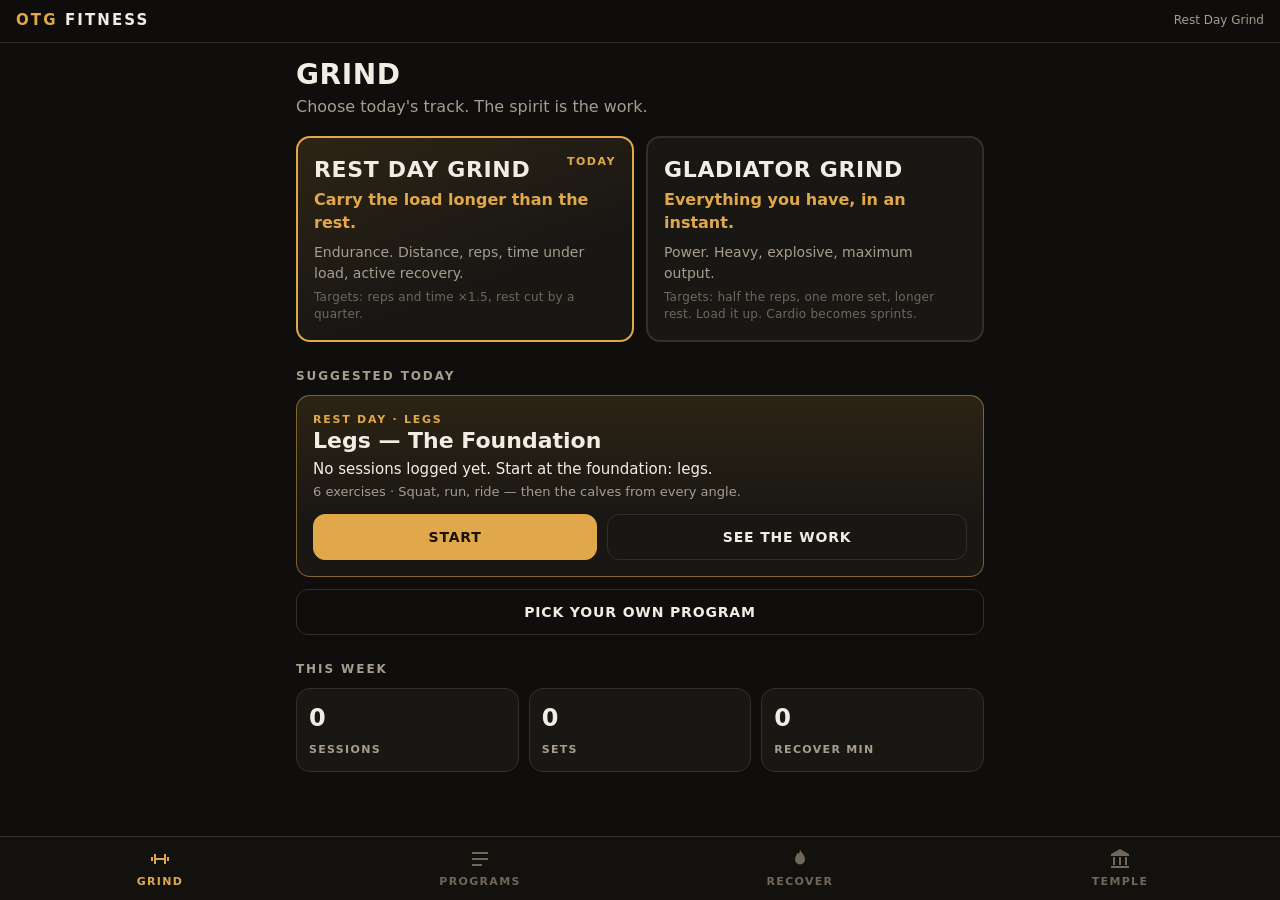
<file: index.html>
<!doctype html>
<html lang="en">
<head>
  <meta charset="utf-8">
  <meta name="viewport" content="width=device-width, initial-scale=1, viewport-fit=cover">
  <title>OTG Fitness</title>
  <meta name="description" content="Gym companion. Effort over count. You against you.">
  <meta name="theme-color" content="#0f0e0c">
  <meta name="color-scheme" content="dark">
  <link rel="manifest" href="manifest.webmanifest">
  <link rel="icon" href="icons/icon.svg" type="image/svg+xml">
  <link rel="apple-touch-icon" href="icons/apple-touch-icon.png">
  <meta name="mobile-web-app-capable" content="yes">
  <meta name="apple-mobile-web-app-capable" content="yes">
  <meta name="apple-mobile-web-app-status-bar-style" content="black-translucent">
  <meta name="apple-mobile-web-app-title" content="OTG">
  <link rel="stylesheet" href="styles.css">
</head>
<body>
  <div id="app">
    <header class="topbar">
      <div class="brand">OTG <span>FITNESS</span></div>
      <div id="topbar-status" class="topbar-status"></div>
    </header>

    <main id="main">
      <section id="tab-grind" class="tab" aria-label="Grind"></section>
      <section id="tab-programs" class="tab" aria-label="Programs" hidden></section>
      <section id="tab-recover" class="tab" aria-label="Recover" hidden></section>
      <section id="tab-temple" class="tab" aria-label="Temple" hidden></section>
    </main>

    <nav class="tabbar" aria-label="Sections">
      <button type="button" data-action="tab" data-tab="grind" aria-current="page">
        <svg viewBox="0 0 24 24" aria-hidden="true"><path d="M3 10h2v4H3zM19 10h2v4h-2zM6 7h2v10H6zM16 7h2v10h-2zM8 11h8v2H8z"/></svg>
        <span>Grind</span>
      </button>
      <button type="button" data-action="tab" data-tab="programs">
        <svg viewBox="0 0 24 24" aria-hidden="true"><path d="M4 5h16v2H4zM4 11h16v2H4zM4 17h10v2H4z"/></svg>
        <span>Programs</span>
      </button>
      <button type="button" data-action="tab" data-tab="recover">
        <svg viewBox="0 0 24 24" aria-hidden="true"><path d="M12 3c2 3 5 5.5 5 9.5a5 5 0 0 1-10 0C7 9.5 9 8 9.5 5.5 10.5 7 11 8 12 3z"/></svg>
        <span>Recover</span>
      </button>
      <button type="button" data-action="tab" data-tab="temple">
        <svg viewBox="0 0 24 24" aria-hidden="true"><path d="M12 2 3 7v2h18V7zM5 10h2v8H5zM11 10h2v8h-2zM17 10h2v8h-2zM3 19h18v2H3z"/></svg>
        <span>Temple</span>
      </button>
    </nav>
  </div>

  <div id="detail" class="sheet" hidden></div>
  <div id="runner" class="runner" hidden></div>
  <div id="rest" class="rest" hidden></div>
  <div id="toast" class="toast" role="status" aria-live="polite"></div>

  <script src="app.js"></script>
</body>
</html>
</file>
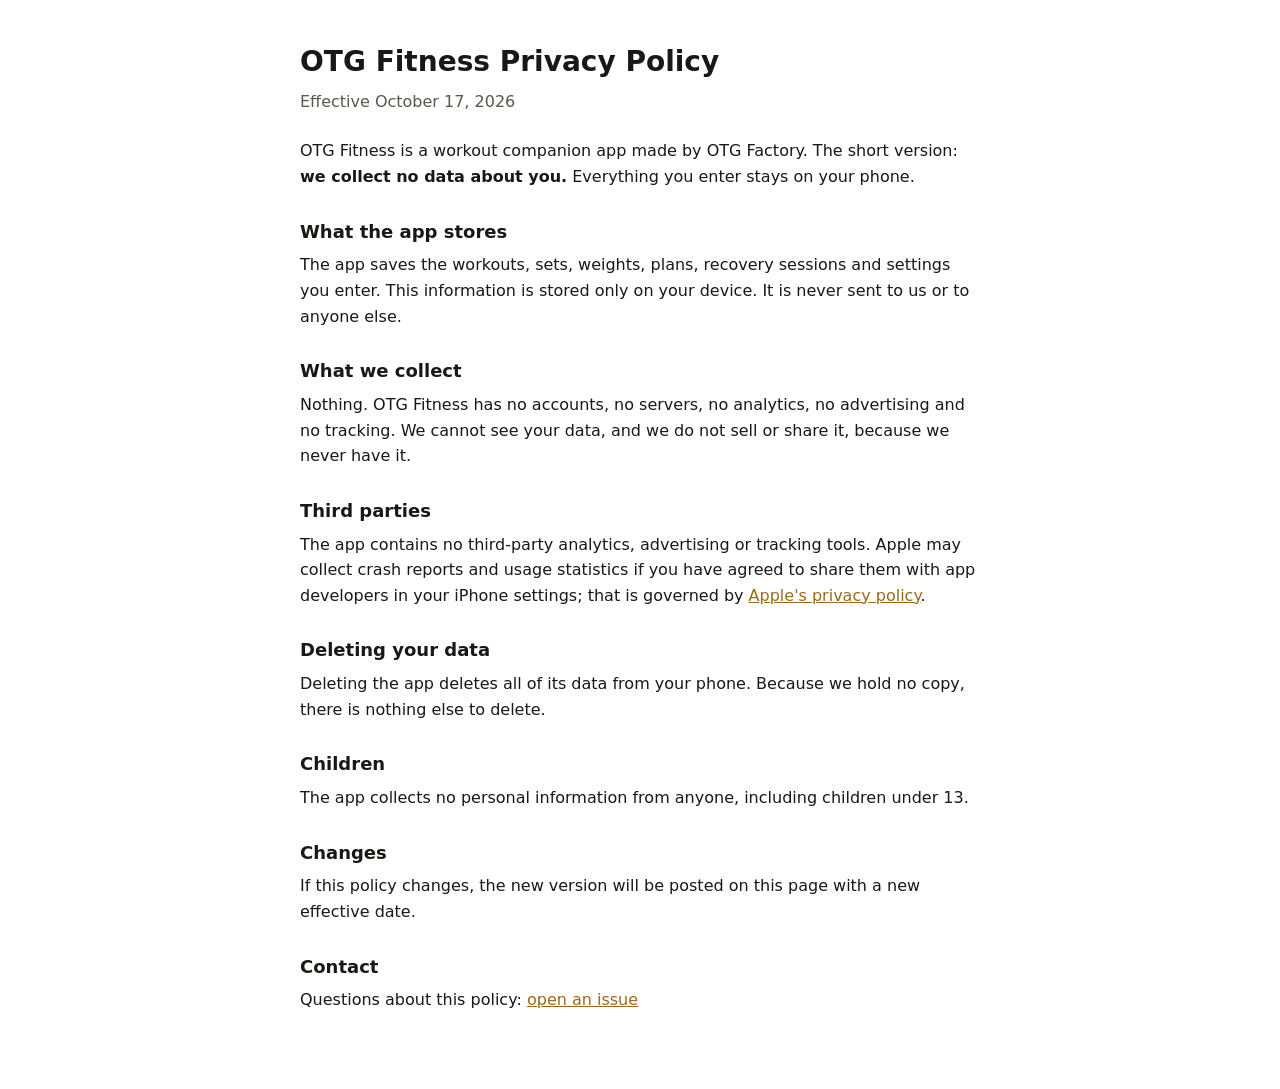
<file: privacy.html>
<!doctype html>
<html lang="en">
<head>
  <meta charset="utf-8">
  <meta name="viewport" content="width=device-width, initial-scale=1">
  <title>OTG Fitness Privacy Policy</title>
  <meta name="description" content="OTG Fitness collects no personal data. Everything stays on your phone.">
  <style>
    :root { --bg: #ffffff; --text: #1a1814; --muted: #5c564d; --accent: #9a6a1c; }
    @media (prefers-color-scheme: dark) { :root { --bg: #0f0e0c; --text: #f2ede4; --muted: #a69d8f; --accent: #e0a84a; } }
    body { margin: 0; background: var(--bg); color: var(--text); font: 16px/1.6 system-ui, -apple-system, "Segoe UI", Roboto, sans-serif; }
    main { max-width: 680px; margin: 0 auto; padding: 40px 16px 64px; }
    h1 { font-size: 28px; margin: 0 0 4px; }
    h2 { font-size: 18px; margin: 28px 0 6px; }
    .date { color: var(--muted); margin: 0 0 24px; }
    a { color: var(--accent); }
    p, ul { margin: 0 0 12px; }
  </style>
</head>
<body>
<main>
  <h1>OTG Fitness Privacy Policy</h1>
  <p class="date">Effective October 17, 2026</p>

  <p>OTG Fitness is a workout companion app made by OTG Factory. The short version: <strong>we collect no data about you.</strong> Everything you enter stays on your phone.</p>

  <h2>What the app stores</h2>
  <p>The app saves the workouts, sets, weights, plans, recovery sessions and settings you enter. This information is stored only on your device. It is never sent to us or to anyone else.</p>

  <h2>What we collect</h2>
  <p>Nothing. OTG Fitness has no accounts, no servers, no analytics, no advertising and no tracking. We cannot see your data, and we do not sell or share it, because we never have it.</p>

  <h2>Third parties</h2>
  <p>The app contains no third-party analytics, advertising or tracking tools. Apple may collect crash reports and usage statistics if you have agreed to share them with app developers in your iPhone settings; that is governed by <a href="https://www.apple.com/legal/privacy/">Apple's privacy policy</a>.</p>

  <h2>Deleting your data</h2>
  <p>Deleting the app deletes all of its data from your phone. Because we hold no copy, there is nothing else to delete.</p>

  <h2>Children</h2>
  <p>The app collects no personal information from anyone, including children under 13.</p>

  <h2>Changes</h2>
  <p>If this policy changes, the new version will be posted on this page with a new effective date.</p>

  <h2>Contact</h2>
  <p>Questions about this policy: <a href="https://github.com/jjjeffrey2442/icool244/issues">open an issue</a></p>

</main>
</body>
</html>
</file>
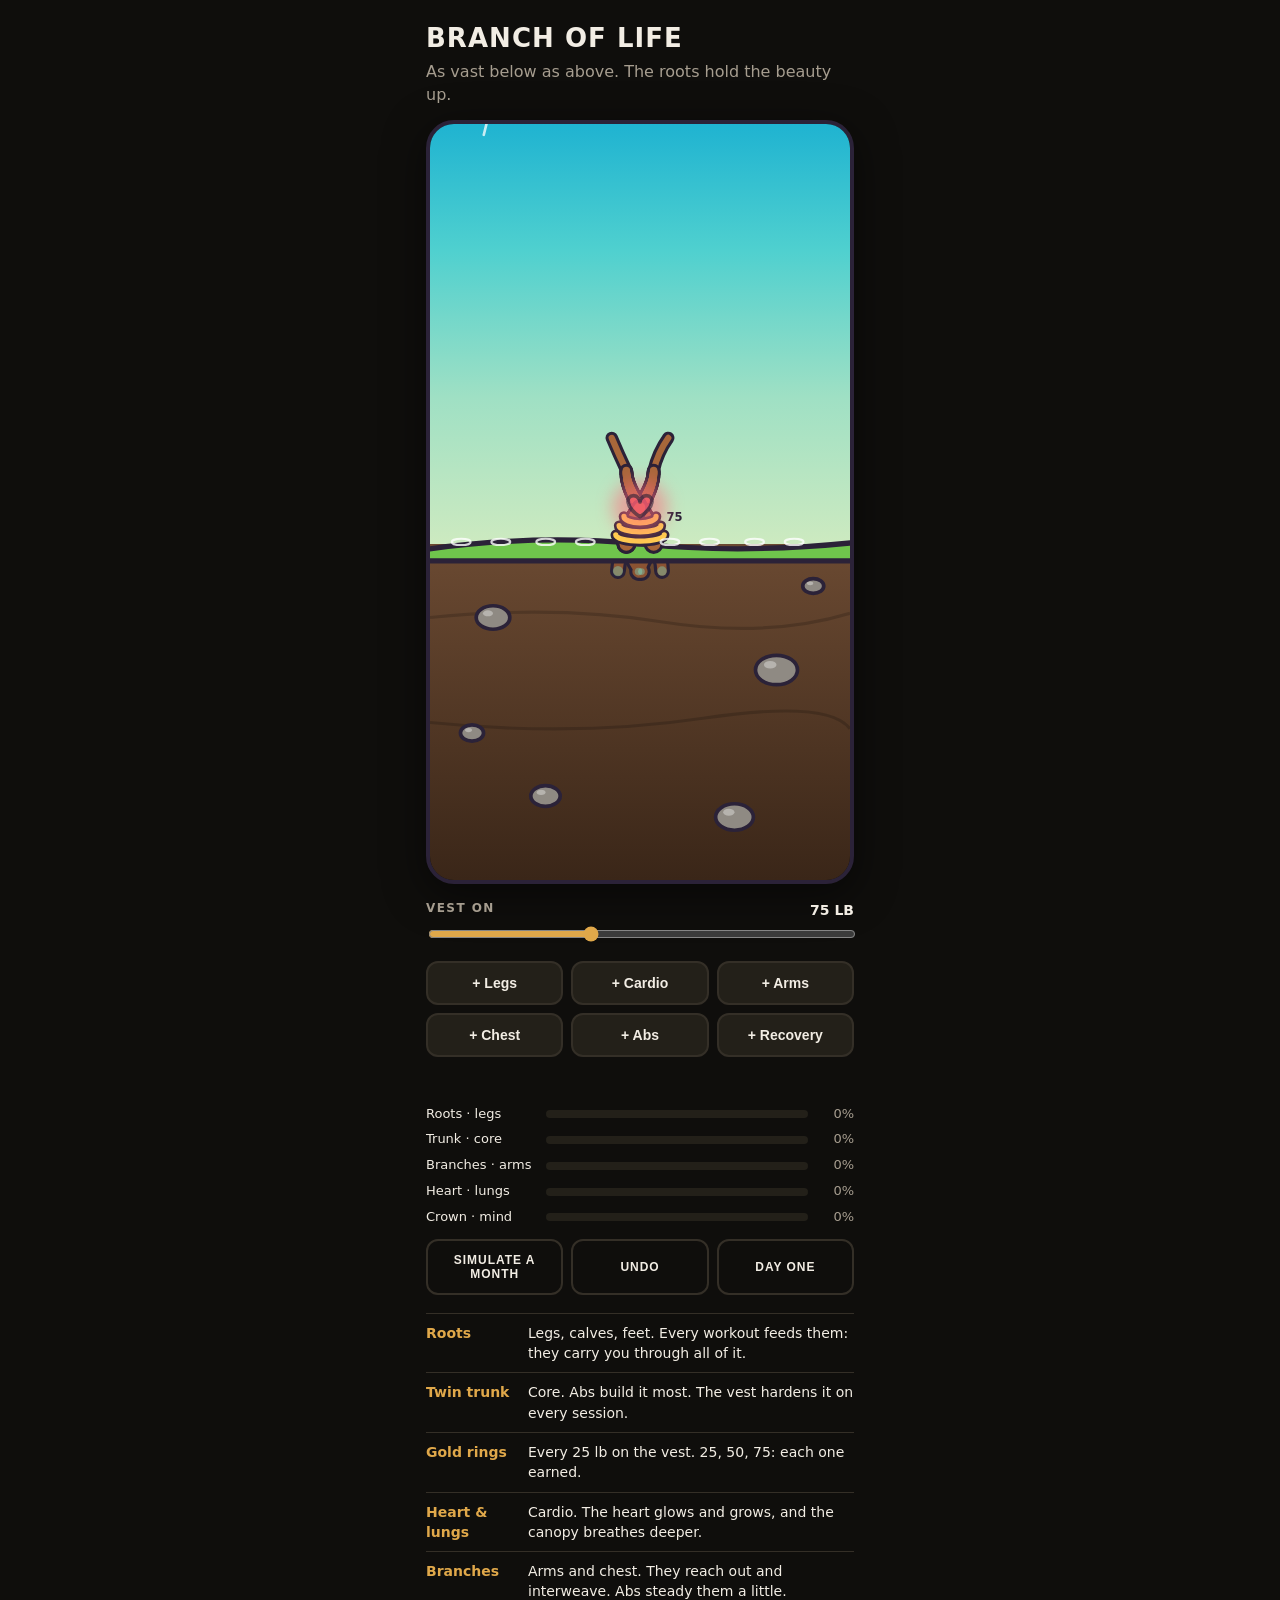
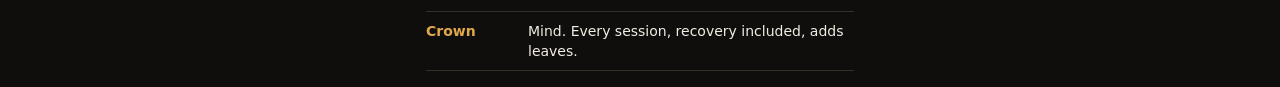
<file: design/branch-of-life.html>
<!doctype html>
<html lang="en">
<head>
<meta charset="utf-8">
<meta name="viewport" content="width=device-width, initial-scale=1">
<title>Branch of Life</title>
<style>
  :root { --bg: #0f0e0c; --text: #f2ede4; --muted: #a69d8f; --accent: #e0a84a; --line: #342f27; }
  * { box-sizing: border-box; }
  body { margin: 0; background: var(--bg); color: var(--text); font: 16px/1.45 system-ui, -apple-system, sans-serif; }
  main { max-width: 460px; margin: 0 auto; padding: 16px; }
  h1 { margin: 4px 0 2px; font-size: 26px; font-weight: 900; letter-spacing: .04em; text-transform: uppercase; }
  .sub { color: var(--muted); margin: 0 0 14px; }
  .frame { border-radius: 28px; overflow: hidden; border: 4px solid #2b2238; box-shadow: 0 10px 40px rgba(0,0,0,.5); }
  svg { display: block; width: 100%; height: auto; }
  .drop { animation: fall linear infinite; }
  @keyframes fall { from { transform: translate(0, -60px); } to { transform: translate(-50px, 470px); } }
  .splash { transform-box: fill-box; transform-origin: center; animation: splash 1s ease-out infinite; }
  @keyframes splash { 0% { transform: scale(.2); opacity: .9; } 100% { transform: scale(1.4); opacity: 0; } }
  .sway { transform-box: view-box; transform-origin: 200px 400px; animation: sway 6s ease-in-out infinite; }
  @keyframes sway { 0%,100% { transform: rotate(-.8deg); } 50% { transform: rotate(.8deg); } }
  .pulse { animation: pulse 2.4s ease-in-out infinite; }
  @keyframes pulse { 0%,100% { opacity: var(--glow); } 50% { opacity: calc(var(--glow) * .55); } }
  .breathe { transform-box: view-box; animation: breathe 4s ease-in-out infinite; }
  @keyframes breathe { 0%,100% { transform: scale(1); } 50% { transform: scale(var(--amp)); } }
  .controls { display: grid; gap: 12px; margin-top: 16px; }
  .logs { display: grid; grid-template-columns: repeat(3, 1fr); gap: 8px; }
  .logs button, .row button { padding: 12px 6px; border-radius: 12px; border: 2px solid var(--line); background: #232019; color: var(--text); font-weight: 800; font-size: 14px; cursor: pointer; }
  .logs button:active { transform: translateY(1px); }
  .row { display: flex; gap: 8px; }
  .row button { flex: 1; font-size: 12px; letter-spacing: .08em; text-transform: uppercase; background: transparent; }
  .meters { display: grid; gap: 7px; margin-top: 4px; }
  .meter { display: grid; grid-template-columns: 112px 1fr 38px; align-items: center; gap: 8px; font-size: 13px; }
  .meter i { display: block; height: 8px; border-radius: 8px; background: #232019; overflow: hidden; }
  .meter i b { display: block; height: 100%; background: var(--accent); border-radius: 8px; }
  .meter span:last-child { text-align: right; color: var(--muted); font-variant-numeric: tabular-nums; }
  .last { min-height: 20px; color: var(--muted); font-size: 13px; }
  .ctl label { display: flex; justify-content: space-between; font-size: 12px; font-weight: 800; letter-spacing: .12em; text-transform: uppercase; color: var(--muted); margin-bottom: 4px; }
  .ctl label b { color: var(--text); letter-spacing: 0; font-size: 14px; }
  input[type=range] { width: 100%; accent-color: var(--accent); }
  .key { list-style: none; padding: 0; margin: 18px 0 0; border-top: 1px solid var(--line); }
  .key li { display: flex; gap: 10px; padding: 9px 0; border-bottom: 1px solid var(--line); font-size: 14px; }
  .key li span:first-child { min-width: 92px; font-weight: 800; color: var(--accent); }
  @media (prefers-reduced-motion: reduce) { .drop, .splash, .sway, .pulse { animation: none; } }
</style>
</head>
<body>
<main>
  <h1>Branch of Life</h1>
  <p class="sub">As vast below as above. The roots hold the beauty up.</p>
  <div class="frame"><svg id="scene" viewBox="0 0 400 720" role="img" aria-label="A twin-trunked tree with roots as vast as its branches"></svg></div>

  <div class="controls">
    <div class="ctl"><label for="vest">Vest on <b id="vest-v"></b></label><input id="vest" type="range" min="0" max="200" step="5" value="75"></div>
    <div class="logs" role="group" aria-label="Log a workout">
      <button type="button" data-log="legs">+ Legs</button>
      <button type="button" data-log="cardio">+ Cardio</button>
      <button type="button" data-log="arms">+ Arms</button>
      <button type="button" data-log="chest">+ Chest</button>
      <button type="button" data-log="abs">+ Abs</button>
      <button type="button" data-log="recovery">+ Recovery</button>
    </div>
    <div class="last" id="last" aria-live="polite"></div>
    <div class="meters" id="meters"></div>
    <div class="row">
      <button type="button" data-act="month">Simulate a month</button>
      <button type="button" data-act="undo">Undo</button>
      <button type="button" data-act="reset">Day one</button>
    </div>
  </div>

  <ul class="key">
    <li><span>Roots</span><span>Legs, calves, feet. Every workout feeds them: they carry you through all of it.</span></li>
    <li><span>Twin trunk</span><span>Core. Abs build it most. The vest hardens it on every session.</span></li>
    <li><span>Gold rings</span><span>Every 25 lb on the vest. 25, 50, 75: each one earned.</span></li>
    <li><span>Heart &amp; lungs</span><span>Cardio. The heart glows and grows, and the canopy breathes deeper.</span></li>
    <li><span>Branches</span><span>Arms and chest. They reach out and interweave. Abs steady them a little.</span></li>
    <li><span>Crown</span><span>Mind. Every session, recovery included, adds leaves.</span></li>
  </ul>
</main>
<script>
(() => {
  const OUT = '#2b2238';
  const WOOD = '#a8673a', ROOT = '#8a5232', LEAF = '#4fc457', LEAF2 = '#7fe07a';
  const GROUND = 400;
  const $ = (id) => document.getElementById(id);

  // Stable hash-based randomness: each branch keeps its shape as the tree grows
  const h = (s) => { let x = 2166136261; for (let i = 0; i < s.length; i++) { x ^= s.charCodeAt(i); x = Math.imul(x, 16777619); } return ((x >>> 0) % 100000) / 100000; };
  const f1 = (n) => n.toFixed(1);

  function grow(x, y, ang, len, w, depth, id, out, spread) {
    const x2 = x + Math.cos(ang) * len, y2 = y + Math.sin(ang) * len;
    const bend = (h(id + 'b') - .5) * .9;
    const cx = (x + x2) / 2 + Math.cos(ang + Math.PI / 2) * len * bend * .5;
    const cy = (y + y2) / 2 + Math.sin(ang + Math.PI / 2) * len * bend * .5;
    out.segs.push({ d: `M${f1(x)} ${f1(y)}Q${f1(cx)} ${f1(cy)} ${f1(x2)} ${f1(y2)}`, w });
    if (depth <= 1) { out.tips.push({ x: x2, y: y2, id }); return; }
    const n = h(id + 'n') > .72 ? 3 : 2;
    for (let i = 0; i < n; i++) {
      const s = spread * (.75 + .5 * h(id + 's' + i));
      const a = ang + (i - (n - 1) / 2) * s + (h(id + 'j' + i) - .5) * .25;
      grow(x2, y2, a, len * (.72 + .12 * h(id + 'l' + i)), Math.max(1.6, w * .66), depth - 1, id + i, out, spread);
    }
  }

  function strokes(segs, color, extra) {
    const o = segs.map((s) => `<path d="${s.d}" stroke="${OUT}" stroke-width="${f1(s.w + 6)}"/>`).join('');
    const f = segs.map((s) => `<path d="${s.d}" stroke="${color}" stroke-width="${f1(s.w)}"/>`).join('');
    return `<g fill="none" stroke-linecap="round" stroke-linejoin="round" ${extra || ''}>${o}${f}</g>`;
  }

  // What each workout grows. Legs, calves and feet gain from everything: they carry you through all of it.
  const GROWTH = {
    legs:     { roots: 3, trunk: 1,   branches: 0,   heart: 0,   label: 'Legs' },
    cardio:   { roots: 2, trunk: .5,  branches: 0,   heart: 3,   label: 'Cardio' },
    arms:     { roots: 1, trunk: .5,  branches: 3,   heart: 0,   label: 'Arms' },
    chest:    { roots: 1, trunk: .5,  branches: 3,   heart: 0,   label: 'Chest' },
    abs:      { roots: 1, trunk: 3,   branches: .5,  heart: 0,   label: 'Abs' },
    recovery: { roots: 0, trunk: 0,   branches: 0,   heart: .5,  label: 'Recovery' }
  };
  const VEST_BONUS = { roots: 1, trunk: 1 };       // any session done in the vest
  const FULL = { roots: 150, trunk: 120, branches: 120, heart: 75, mind: 75 }; // points for full growth
  let log = [];

  function totals() {
    const t = { roots: 0, trunk: 0, branches: 0, heart: 0, mind: log.length };
    for (const e of log) {
      const g = GROWTH[e.type];
      t.roots += g.roots; t.trunk += g.trunk; t.branches += g.branches; t.heart += g.heart;
      if (e.vest > 0 && e.type !== 'recovery') { t.roots += VEST_BONUS.roots; t.trunk += VEST_BONUS.trunk; }
    }
    return t;
  }

  function render() {
    const V = +$('vest').value;
    $('vest-v').textContent = V ? `${V} lb` : 'off';
    const T = totals();
    const lvl = (k) => Math.min(1, T[k] / FULL[k]);
    const L = 60 * lvl('roots'), C = 60 * lvl('trunk'), A = 60 * lvl('branches');
    const M = 180 * lvl('mind'), HEART = lvl('heart');
    $('meters').innerHTML = [['Roots · legs', 'roots'], ['Trunk · core', 'trunk'], ['Branches · arms', 'branches'], ['Heart · lungs', 'heart'], ['Crown · mind', 'mind']]
      .map(([n, k]) => `<div class="meter"><span>${n}</span><i><b style="width:${Math.round(lvl(k) * 100)}%"></b></i><span>${Math.round(lvl(k) * 100)}%</span></div>`).join('');

    // ---- core: two trunks braided together
    const H = 70 + 160 * (C / 60);
    const twists = 1 + C / 24;
    const amp = 13 + 7 * (C / 60);
    const w0 = 13 + 9 * (C / 60), w1 = 7 + 4 * (C / 60);
    const N = 80;
    const trunkPts = [[], []];
    for (let k = 0; k <= N; k++) {
      const t = k / N, y = GROUND - t * H;
      const s = Math.sin(Math.PI * twists * t + Math.PI / 2);
      trunkPts[0].push([200 - amp * s, y, w0 + (w1 - w0) * t]);
      trunkPts[1].push([200 + amp * s, y, w0 + (w1 - w0) * t]);
    }
    const crossK = [];
    for (let c = 0; ; c++) { const t = (c + .5) / twists; if (t >= 1) break; crossK.push(Math.round(t * N)); }
    const bounds = [0, ...crossK, N];
    const piece = (tr, a, b) => {
      const pts = trunkPts[tr].slice(a, b + 1);
      const segs = [];
      for (let i = 1; i < pts.length; i++) segs.push({ d: `M${f1(pts[i - 1][0])} ${f1(pts[i - 1][1])}L${f1(pts[i][0])} ${f1(pts[i][1])}`, w: pts[i][2] });
      return segs;
    };
    let braid = strokes(piece(0, 0, N), WOOD) + strokes(piece(1, 0, N), WOOD);
    for (let c = 0; c < bounds.length - 1; c += 2) braid += strokes(piece(0, bounds[c], bounds[c + 1]), WOOD);

    // ---- arms: interwoven branches from both crowns
    const armDepth = 1 + Math.min(5, Math.floor(A / 12));
    const armLen = 34 + 34 * (A / 60);
    const branches = { segs: [], tips: [] };
    const topY = GROUND - H;
    const tops = [trunkPts[0][N], trunkPts[1][N]];
    tops.forEach(([x, y, w], i) => {
      const lean = i === 0 ? .42 : -.42; // left trunk reaches right, right reaches left: they cross
      grow(x, y, -Math.PI / 2 + lean, armLen, w * .85, armDepth, 'a' + i, branches, .62);
      if (A >= 20) grow(x, y, -Math.PI / 2 - lean * 1.9, armLen * .8, w * .6, armDepth - 1, 'c' + i, branches, .55);
    });
    if (A >= 35 && C >= 12) {
      [[0, .55], [1, .55]].forEach(([tr, tt]) => {
        const p = trunkPts[tr][Math.round(tt * N)];
        const dir = p[0] < 200 ? -1 : 1;
        grow(p[0], p[1], -Math.PI / 2 + dir * 1.05, armLen * .7, p[2] * .5, armDepth - 2, 'm' + tr, branches, .55);
      });
    }

    // ---- legs: roots as vast below as the branches above
    const rootDepth = 1 + Math.min(5, Math.floor(L / 12));
    const rootLen = 30 + 40 * (L / 60);
    const roots = { segs: [], tips: [] };
    const bases = [trunkPts[0][0], trunkPts[1][0]];
    bases.forEach(([x, y, w], i) => {
      const lean = i === 0 ? -.5 : .5; // low, wide stance
      grow(x, y, Math.PI / 2 + lean, rootLen, w * .9, rootDepth, 'r' + i, roots, .78);
      grow(x, y, Math.PI / 2 - lean * .6, rootLen * .9, w * .7, rootDepth, 's' + i, roots, .7);
      if (L >= 24) grow(x, y + 4, i === 0 ? Math.PI * .92 : Math.PI * .08, rootLen * .85, w * .55, rootDepth - 1, 'w' + i, roots, .6);
    });

    // ---- mind: crown of leaves, heart glow
    const leafShare = Math.min(1, M / 90);
    const leafR = 7 + 9 * Math.min(1, M / 150);
    const leafTips = branches.tips.filter((t) => h(t.id + 'leaf') < leafShare);
    const cl = [];
    leafTips.forEach((t) => {
      cl.push([t.x, t.y, leafR]);
      cl.push([t.x + (h(t.id + 'x') - .5) * leafR * 1.6, t.y + (h(t.id + 'y') - .6) * leafR * 1.4, leafR * .75]);
    });
    const leaves = cl.map(([x, y, r]) => `<circle cx="${f1(x)}" cy="${f1(y)}" r="${f1(r)}" fill="${OUT}" stroke="${OUT}" stroke-width="8"/>`).join('') +
      cl.map(([x, y, r]) => `<circle cx="${f1(x)}" cy="${f1(y)}" r="${f1(r)}" fill="${LEAF}"/>`).join('') +
      cl.map(([x, y, r]) => `<circle cx="${f1(x - r * .35)}" cy="${f1(y - r * .35)}" r="${f1(r * .32)}" fill="${LEAF2}" opacity=".8"/>`).join('');

    const glow = Math.min(1, .2 + HEART * .8);
    const hk = crossK.length ? crossK[crossK.length - 1] : Math.round(N * .6);
    const hy = trunkPts[0][hk][1];
    const hs = (1 + HEART * .8).toFixed(2);
    const heart = `<g transform="translate(200 ${f1(hy)}) scale(${hs}) translate(-200 -${f1(hy)})"><g class="pulse" style="--glow:${glow.toFixed(2)}"><circle cx="200" cy="${f1(hy)}" r="26" fill="#ff6b7d" opacity=".55" filter="url(#blur)"/></g>
      <path d="M200 ${f1(hy + 9)} C 186 ${f1(hy)}, 186 ${f1(hy - 11)}, 194 ${f1(hy - 11)} C 198 ${f1(hy - 11)}, 200 ${f1(hy - 7)}, 200 ${f1(hy - 5)} C 200 ${f1(hy - 7)}, 202 ${f1(hy - 11)}, 206 ${f1(hy - 11)} C 214 ${f1(hy - 11)}, 214 ${f1(hy)}, 200 ${f1(hy + 9)} Z"
        fill="#ff5a6e" stroke="${OUT}" stroke-width="3.5" stroke-linejoin="round" opacity="${(.5 + glow / 2).toFixed(2)}"/></g>`;

    // ---- vest: a gold ring for every 25 lb
    const rings = Math.floor(V / 25);
    let ringSvg = '';
    for (let r = 0; r < rings; r++) {
      const top = hk / N - .07;
      const t = .07 + (top - .07) * ((r + .5) / rings);
      const k = Math.round(t * N);
      const y = trunkPts[0][k][1];
      const half = Math.abs(trunkPts[0][k][0] - 200) + trunkPts[0][k][2] / 2 + 3;
      const arc = `M${f1(198 - half)} ${f1(y)}A${f1(half + 2)} 6 0 0 0 ${f1(202 + half)} ${f1(y)}`;
      ringSvg += `<path d="${arc}" fill="none" stroke="${OUT}" stroke-width="10" stroke-linecap="round"/>
        <path d="${arc}" fill="none" stroke="#ffcf4d" stroke-width="5" stroke-linecap="round"/>
        ${(r === rings - 1 || (hk / N - .14) * H / rings > 16) ? `<text x="${f1(200 + half + 12)}" y="${f1(y + 4)}" font-size="11" font-weight="900" fill="${OUT}" font-family="system-ui,sans-serif">${(r + 1) * 25}</text>` : ''}`;
    }

    // ---- root tips: in tune with the earth
    const rootGlow = roots.tips.map((t) => `<circle cx="${f1(t.x)}" cy="${f1(t.y)}" r="${f1(3 + 2 * h(t.id))}" fill="#7ff0d8" opacity="${(.35 + .6 * (L / 60)).toFixed(2)}"/>`).join('');

    // ---- earth and sky
    const stones = [[60, 470, 16], [330, 520, 20], [110, 640, 14], [290, 660, 18], [40, 580, 11], [365, 440, 10]]
      .map(([x, y, r]) => `<ellipse cx="${x}" cy="${y}" rx="${r}" ry="${r * .7}" fill="#8f8a83" stroke="${OUT}" stroke-width="3.5"/><ellipse cx="${x - r * .3}" cy="${y - r * .25}" rx="${r * .3}" ry="${r * .18}" fill="#fff" opacity=".35"/>`).join('');
    let rain = '<g clip-path="url(#above)" stroke="#fff" stroke-opacity=".75" stroke-width="2.5" stroke-linecap="round">';
    for (let i = 0; i < 60; i++) {
      const x = h('rx' + i) * 460, y = h('ry' + i) * 400, d = .7 + h('rd' + i) * .5;
      rain += `<line class="drop" x1="${f1(x)}" y1="${f1(y - 400)}" x2="${f1(x - 4)}" y2="${f1(y - 384)}" style="animation-duration:${d.toFixed(2)}s;animation-delay:${(-h('rl' + i) * 2).toFixed(2)}s"/>`;
    }
    rain += '</g><g fill="none" stroke="#fff" stroke-opacity=".8" stroke-width="2">';
    for (let i = 0; i < 8; i++) rain += `<ellipse class="splash" cx="${f1(20 + h('sx' + i) * 360)}" cy="${GROUND - 2}" rx="9" ry="3" style="animation-delay:${(-h('sd' + i)).toFixed(2)}s"/>`;
    rain += '</g>';

    $('scene').innerHTML = `
      <defs>
        <linearGradient id="sky" x1="0" y1="1" x2="0" y2="0">
          <stop offset="0" stop-color="#cdeac0"/><stop offset=".35" stop-color="#9fe0c4"/>
          <stop offset=".7" stop-color="#4fd0cf"/><stop offset="1" stop-color="#1fb3d1"/>
        </linearGradient>
        <linearGradient id="soil" x1="0" y1="0" x2="0" y2="1">
          <stop offset="0" stop-color="#6b4a32"/><stop offset="1" stop-color="#3a2618"/>
        </linearGradient>
        <filter id="blur" x="-1" y="-1" width="3" height="3"><feGaussianBlur stdDeviation="8"/></filter>
        <clipPath id="above"><rect width="400" height="${GROUND}"/></clipPath>
        <clipPath id="below"><rect y="${GROUND + 2}" width="400" height="${720 - GROUND}"/></clipPath>
      </defs>
      <rect width="400" height="${GROUND}" fill="url(#sky)"/>
      <rect y="${GROUND}" width="400" height="${720 - GROUND}" fill="url(#soil)"/>
      <path d="M0 ${GROUND + 70} Q 120 ${GROUND + 58} 220 ${GROUND + 74} T 400 ${GROUND + 66}" stroke="#000" stroke-opacity=".18" stroke-width="3" fill="none"/>
      <path d="M0 ${GROUND + 170} Q 140 ${GROUND + 184} 260 ${GROUND + 166} T 400 ${GROUND + 176}" stroke="#000" stroke-opacity=".18" stroke-width="3" fill="none"/>
      ${stones}
      <g clip-path="url(#below)"><g id="below-g">${strokes(roots.segs, ROOT)}${rootGlow}</g></g>
      <path d="M-10 ${GROUND + 6} Q 100 ${GROUND - 10} 200 ${GROUND} T 410 ${GROUND - 2} L410 ${GROUND + 16} L-10 ${GROUND + 16} Z" fill="#6fc54c" stroke="${OUT}" stroke-width="5" stroke-linejoin="round"/>
      <g id="above-g"><g class="sway">${strokes(branches.segs, WOOD)}<g class="breathe" style="--amp:${(1 + .045 * HEART).toFixed(3)};transform-origin:200px ${f1(topY)}px">${leaves}</g></g>
      ${braid}
      ${ringSvg}
      ${heart}</g>
      ${rain}`;
    fit('above-g', (b) => Math.min((GROUND - 14) / (GROUND - b.y), 186 / Math.max(200 - b.x, b.x + b.width - 200)));
    fit('below-g', (b) => Math.min((720 - GROUND - 14) / (b.y + b.height - GROUND), 190 / Math.max(200 - b.x, b.x + b.width - 200)));
  }

  function fit(id, scaleFor) {
    const g = document.getElementById(id);
    const b = g.getBBox();
    if (!b.width) return;
    const k = Math.min(1, scaleFor(b));
    if (k < 1) g.setAttribute('transform', `translate(200 ${GROUND}) scale(${k.toFixed(3)}) translate(-200 -${GROUND})`);
  }

  $('vest').addEventListener('input', render);
  document.querySelectorAll('[data-log]').forEach((b) => b.addEventListener('click', () => {
    const e = { type: b.dataset.log, vest: +$('vest').value };
    log.push(e);
    const g = GROWTH[e.type];
    const parts = [['roots', 'roots'], ['trunk', 'trunk'], ['branches', 'branches'], ['heart', 'heart']]
      .map(([k, n]) => [n, g[k] + (e.vest && e.type !== 'recovery' && VEST_BONUS[k] ? VEST_BONUS[k] : 0)]).filter(([, v]) => v > 0);
    $('last').textContent = `${g.label}${e.vest && e.type !== 'recovery' ? ` in the ${e.vest} lb vest` : ''}: ${parts.map(([n, v]) => `${n} +${v}`).join(', ')}, crown +1.`;
    render();
  }));
  document.querySelector('[data-act="undo"]').addEventListener('click', () => { log.pop(); $('last').textContent = ''; render(); });
  document.querySelector('[data-act="reset"]').addEventListener('click', () => { log = []; $('last').textContent = ''; render(); });
  document.querySelector('[data-act="month"]').addEventListener('click', () => {
    const v = +$('vest').value;
    const week = ['legs', 'arms', 'cardio', 'abs', 'chest', 'cardio', 'recovery'];
    for (let w = 0; w < 4; w++) week.forEach((type) => log.push({ type, vest: type === 'cardio' || type === 'recovery' ? 0 : v }));
    $('last').textContent = 'A month: legs, arms, chest and abs in the vest, cardio twice a week, one recovery day.';
    render();
  });
  render();
})();
</script>
</body>
</html>
</file>
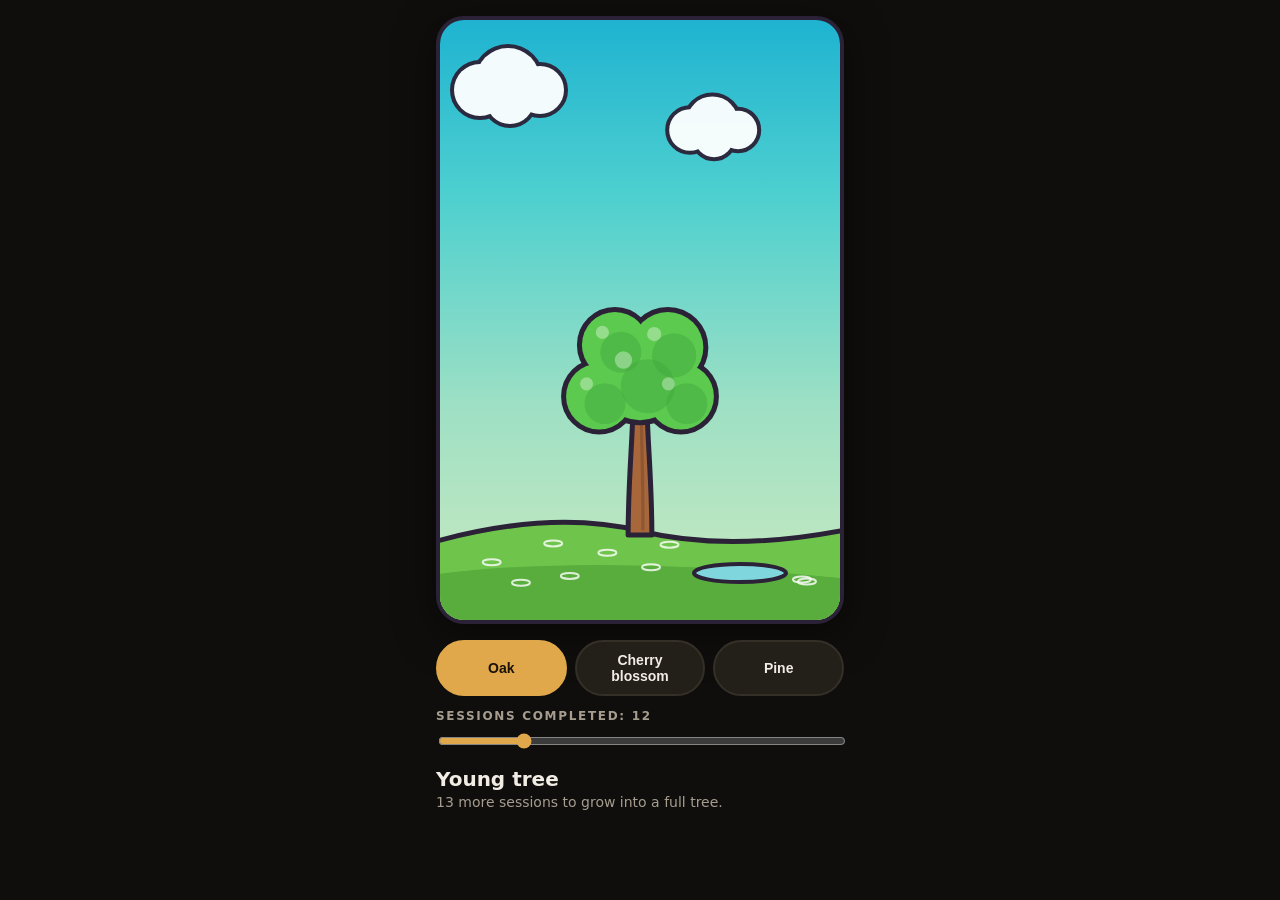
<file: design/tree.html>
<!doctype html>
<html lang="en">
<head>
<meta charset="utf-8">
<meta name="viewport" content="width=device-width, initial-scale=1">
<title>OTG Growth Tree</title>
<style>
  :root { --out: #2b2238; --bg: #0f0e0c; --text: #f2ede4; --muted: #a69d8f; --accent: #e0a84a; }
  * { box-sizing: border-box; }
  body { margin: 0; background: var(--bg); color: var(--text); font: 16px/1.4 system-ui, -apple-system, sans-serif; }
  main { max-width: 440px; margin: 0 auto; padding: 16px; }
  .frame { border-radius: 28px; overflow: hidden; border: 4px solid var(--out); box-shadow: 0 10px 40px rgba(0,0,0,.5); }
  svg { display: block; width: 100%; height: auto; }
  .sway { transform-box: fill-box; transform-origin: 50% 100%; animation: sway 4.5s ease-in-out infinite; }
  @keyframes sway { 0%,100% { transform: rotate(-1.6deg); } 50% { transform: rotate(1.6deg); } }
  .drop { animation: fall linear infinite; }
  @keyframes fall { from { transform: translate(0, -90px); } to { transform: translate(-70px, 640px); } }
  .splash { transform-box: fill-box; transform-origin: center; animation: splash 1s ease-out infinite; }
  @keyframes splash { 0% { transform: scale(.2); opacity: .9; } 100% { transform: scale(1.4); opacity: 0; } }
  .petal { animation: drift linear infinite; }
  @keyframes drift { from { transform: translate(0, 0) rotate(0); } to { transform: translate(-60px, 260px) rotate(300deg); } }
  .cloud { animation: float 18s ease-in-out infinite alternate; }
  @keyframes float { from { transform: translateX(-12px); } to { transform: translateX(12px); } }
  .picker { display: flex; gap: 8px; margin: 16px 0 12px; flex-wrap: wrap; }
  .picker button { flex: 1; padding: 10px 12px; border-radius: 999px; border: 2px solid #342f27; background: #232019; color: var(--text); font-weight: 800; font-size: 14px; cursor: pointer; }
  .picker button[aria-pressed="true"] { background: var(--accent); border-color: var(--accent); color: #1a1206; }
  label { display: block; font-size: 12px; font-weight: 800; letter-spacing: .14em; text-transform: uppercase; color: var(--muted); margin-bottom: 6px; }
  input[type=range] { width: 100%; accent-color: var(--accent); }
  .stage { margin-top: 10px; font-size: 20px; font-weight: 900; }
  .next { color: var(--muted); font-size: 14px; }
  @media (prefers-reduced-motion: reduce) { .sway, .drop, .splash, .petal, .cloud { animation: none; } }
</style>
</head>
<body>
<main>
  <div class="frame"><svg id="scene" viewBox="0 0 400 600" role="img" aria-label="Your tree growing in the rain"></svg></div>
  <div class="picker" role="group" aria-label="Choose your tree">
    <button type="button" data-tree="oak" aria-pressed="true">Oak</button>
    <button type="button" data-tree="cherry" aria-pressed="false">Cherry blossom</button>
    <button type="button" data-tree="pine" aria-pressed="false">Pine</button>
  </div>
  <label for="sessions">Sessions completed: <span id="count">12</span></label>
  <input id="sessions" type="range" min="0" max="60" value="12">
  <div class="stage" id="stage"></div>
  <div class="next" id="next"></div>
</main>
<script>
(() => {
  const OUT = '#2b2238';
  const STAGES = [
    { at: 0, name: 'Sprout' }, { at: 3, name: 'Sapling' }, { at: 10, name: 'Young tree' },
    { at: 25, name: 'Full tree' }, { at: 50, name: 'Grand tree' }
  ];
  const TREES = {
    oak: { leaf: '#5cc94f', shade: '#3fa63c', trunk: '#a8673a' },
    cherry: { leaf: '#ffb0cc', shade: '#f387ad', trunk: '#8f5537' },
    pine: { leaf: '#2fae6a', shade: '#218a52', trunk: '#8a5232' }
  };
  let tree = 'oak';
  const GROUND = 515;

  // Seeded random so the rain does not jump between redraws
  let seed = 7;
  const rnd = () => ((seed = (seed * 16807) % 2147483647) - 1) / 2147483646;

  const stageFor = (n) => STAGES.reduce((s, st, i) => (n >= st.at ? i : s), 0);

  function sky() {
    return `<defs>
      <linearGradient id="sky" x1="0" y1="1" x2="0" y2="0">
        <stop offset="0" stop-color="#cdeac0"/>
        <stop offset=".35" stop-color="#9fe0c4"/>
        <stop offset=".7" stop-color="#4fd0cf"/>
        <stop offset="1" stop-color="#1fb3d1"/>
      </linearGradient>
    </defs>
    <rect width="400" height="600" fill="url(#sky)"/>`;
  }

  function cloud(x, y, s) {
    const c = [[0, 0, 26], [28, -10, 32], [60, 0, 24], [30, 10, 24]];
    const outl = c.map(([cx, cy, r]) => `<circle cx="${x + cx * s}" cy="${y + cy * s}" r="${r * s}" fill="${OUT}" stroke="${OUT}" stroke-width="8"/>`).join('');
    const fill = c.map(([cx, cy, r]) => `<circle cx="${x + cx * s}" cy="${y + cy * s}" r="${r * s}" fill="#ffffff"/>`).join('');
    return `<g class="cloud" opacity=".95">${outl}${fill}</g>`;
  }

  function ground() {
    return `<path d="M-10 ${GROUND + 8} Q 110 ${GROUND - 26} 200 ${GROUND - 4} T 410 ${GROUND - 6} L410 610 L-10 610 Z" fill="#6fc54c" stroke="${OUT}" stroke-width="5" stroke-linejoin="round"/>
      <path d="M-10 ${GROUND + 40} Q 150 ${GROUND + 18} 410 ${GROUND + 44} L410 610 L-10 610 Z" fill="#58ad3c"/>
      <ellipse cx="300" cy="${GROUND + 38}" rx="46" ry="9" fill="#7fd6dc" stroke="${OUT}" stroke-width="4"/>`;
  }

  // Canopy of overlapping circles: outline pass, fill pass, then highlights — one merged blob
  function blob(circles, fill, shade) {
    const o = circles.map(([x, y, r]) => `<circle cx="${x}" cy="${y}" r="${r}" fill="${OUT}" stroke="${OUT}" stroke-width="10"/>`).join('');
    const f = circles.map(([x, y, r]) => `<circle cx="${x}" cy="${y}" r="${r}" fill="${fill}"/>`).join('');
    const s = circles.map(([x, y, r]) => `<circle cx="${x + r * .18}" cy="${y + r * .22}" r="${r * .62}" fill="${shade}" opacity=".45"/>`).join('');
    const h = circles.map(([x, y, r]) => `<circle cx="${x - r * .38}" cy="${y - r * .38}" r="${r * .2}" fill="#fff" opacity=".35"/>`).join('');
    return o + f + s + h;
  }

  function trunk(k, color, branches) {
    const h = 210 * k, w = 36 * k, x = 200, y = GROUND;
    let d = `M ${x - w / 2} ${y} C ${x - w / 2} ${y - h * .4}, ${x - w * .3} ${y - h * .7}, ${x - w * .28} ${y - h}
             L ${x + w * .28} ${y - h} C ${x + w * .3} ${y - h * .7}, ${x + w / 2} ${y - h * .4}, ${x + w / 2} ${y} Z`;
    let b = '';
    if (branches) {
      b = `<path d="M ${x - w * .2} ${y - h * .62} Q ${x - 50 * k} ${y - h * .78} ${x - 70 * k} ${y - h * .86}" stroke="${OUT}" stroke-width="${16 * k}" fill="none" stroke-linecap="round"/>
           <path d="M ${x - w * .2} ${y - h * .62} Q ${x - 50 * k} ${y - h * .78} ${x - 70 * k} ${y - h * .86}" stroke="${color}" stroke-width="${8 * k}" fill="none" stroke-linecap="round"/>
           <path d="M ${x + w * .2} ${y - h * .55} Q ${x + 50 * k} ${y - h * .7} ${x + 74 * k} ${y - h * .8}" stroke="${OUT}" stroke-width="${16 * k}" fill="none" stroke-linecap="round"/>
           <path d="M ${x + w * .2} ${y - h * .55} Q ${x + 50 * k} ${y - h * .7} ${x + 74 * k} ${y - h * .8}" stroke="${color}" stroke-width="${8 * k}" fill="none" stroke-linecap="round"/>`;
    }
    return `${b}<path d="${d}" fill="${color}" stroke="${OUT}" stroke-width="5" stroke-linejoin="round"/>
      <path d="M ${x + w * .12} ${y - 6} C ${x + w * .14} ${y - h * .4}, ${x + w * .05} ${y - h * .7}, ${x + w * .06} ${y - h * .9}" stroke="#000" stroke-opacity=".15" stroke-width="${Math.max(2, 5 * k)}" fill="none" stroke-linecap="round"/>`;
  }

  function sprout(t) {
    const x = 200, y = GROUND;
    return `<path d="M ${x} ${y} Q ${x - 4} ${y - 30} ${x} ${y - 52}" stroke="${OUT}" stroke-width="11" fill="none" stroke-linecap="round"/>
      <path d="M ${x} ${y} Q ${x - 4} ${y - 30} ${x} ${y - 52}" stroke="${t.leaf}" stroke-width="5" fill="none" stroke-linecap="round"/>
      <path d="M ${x} ${y - 46} C ${x - 10} ${y - 72}, ${x - 46} ${y - 70}, ${x - 44} ${y - 54} C ${x - 40} ${y - 42}, ${x - 14} ${y - 40}, ${x} ${y - 46} Z" fill="${t.leaf}" stroke="${OUT}" stroke-width="5" stroke-linejoin="round"/>
      <path d="M ${x} ${y - 50} C ${x + 10} ${y - 78}, ${x + 48} ${y - 76}, ${x + 46} ${y - 60} C ${x + 42} ${y - 46}, ${x + 14} ${y - 44}, ${x} ${y - 50} Z" fill="${t.leaf}" stroke="${OUT}" stroke-width="5" stroke-linejoin="round"/>
      <ellipse cx="${x}" cy="${y + 2}" rx="26" ry="6" fill="#7a4a2c" stroke="${OUT}" stroke-width="4"/>`;
  }

  const OAK = [[0, -30, 66], [-62, 0, 50], [62, 0, 50], [-38, -78, 50], [42, -74, 54], [0, -116, 44], [-92, 34, 36], [92, 34, 36]];
  const COUNTS = [0, 3, 5, 7, 8];

  function broadleaf(stage, t, kind) {
    const k = [0, .45, .66, .86, 1][stage];
    const topY = GROUND - 210 * k;
    const circles = OAK.slice(0, COUNTS[stage]).map(([x, y, r]) => [200 + x * k, topY + y * k, r * k]);
    let extra = '';
    if (kind === 'cherry' && stage >= 2) {
      seed = 99;
      extra += circles.flatMap(([x, y, r]) => Array.from({ length: 4 }, () => {
        const a = rnd() * 6.28, d = rnd() * r * .7;
        return `<circle cx="${x + Math.cos(a) * d}" cy="${y + Math.sin(a) * d}" r="${3 + rnd() * 3}" fill="${rnd() > .5 ? '#fff' : '#e8578c'}" stroke="${OUT}" stroke-width="1.5"/>`;
      })).join('');
    }
    if (kind === 'oak' && stage === 4) {
      seed = 42;
      extra += [[-50, 4], [40, -40], [70, 30], [-20, -90], [10, 10], [-80, 50]].map(([dx, dy]) =>
        `<circle cx="${200 + dx}" cy="${topY + dy}" r="9" fill="#ef4a3c" stroke="${OUT}" stroke-width="3.5"/><circle cx="${197 + dx}" cy="${topY + dy - 3}" r="2.5" fill="#fff" opacity=".7"/>`).join('');
    }
    return `<g class="sway">${trunk(k, t.trunk, stage >= 3)}${blob(circles, t.leaf, t.shade)}${extra}</g>`;
  }

  function pine(stage, t) {
    const k = [0, .45, .66, .86, 1][stage];
    const tiers = [0, 2, 3, 4, 5][stage];
    const baseY = GROUND - 44 * k;
    let tiersSvg = '';
    for (let i = 0; i < tiers; i++) {
      const w = 190 * k * (1 - i * .16), y = baseY - i * 62 * k, h = 96 * k;
      const d = `M ${200 - w / 2} ${y} Q 200 ${y + 14 * k} ${200 + w / 2} ${y} L 200 ${y - h} Z`;
      tiersSvg += `<path d="${d}" fill="${t.leaf}" stroke="${OUT}" stroke-width="5" stroke-linejoin="round"/>
        <path d="M 200 ${y - h + 10} L ${200 + w * .3} ${y - 6}" stroke="${t.shade}" stroke-width="${8 * k}" stroke-linecap="round" opacity=".7"/>`;
    }
    const cones = stage === 4 ? [[-50, -30], [46, -90], [-30, -150], [60, -20]].map(([dx, dy]) =>
      `<ellipse cx="${200 + dx}" cy="${baseY + dy}" rx="6" ry="10" fill="#9a5b2e" stroke="${OUT}" stroke-width="3"/>`).join('') : '';
    const star = stage === 4 ? `<path d="M200 ${baseY - 4 * 62 - 96 - 22} l6 13 14 1 -11 9 4 14 -13 -8 -13 8 4 -14 -11 -9 14 -1z" fill="#ffd34d" stroke="${OUT}" stroke-width="3.5" stroke-linejoin="round"/>` : '';
    const tr = `<rect x="${200 - 14 * k}" y="${GROUND - 50 * k}" width="${28 * k}" height="${50 * k}" rx="4" fill="${t.trunk}" stroke="${OUT}" stroke-width="5"/>`;
    return `<g class="sway">${tr}${tiersSvg}${cones}${star}</g>`;
  }

  function rain() {
    seed = 3;
    let s = '<g stroke="#ffffff" stroke-opacity=".75" stroke-width="2.5" stroke-linecap="round">';
    for (let i = 0; i < 70; i++) {
      const x = rnd() * 470, y = rnd() * 520, dur = .7 + rnd() * .5, del = -rnd() * 2;
      s += `<line class="drop" x1="${x}" y1="${y - 520}" x2="${x - 5}" y2="${y - 502}" style="animation-duration:${dur}s;animation-delay:${del}s"/>`;
    }
    s += '</g><g fill="none" stroke="#ffffff" stroke-opacity=".8" stroke-width="2">';
    for (let i = 0; i < 9; i++) {
      const x = 20 + rnd() * 360, y = GROUND + 8 + rnd() * 50;
      s += `<ellipse class="splash" cx="${x}" cy="${y}" rx="9" ry="3" style="animation-delay:${-rnd()}s"/>`;
    }
    return s + '</g>';
  }

  function petals() {
    seed = 11;
    let s = '';
    for (let i = 0; i < 10; i++) {
      const x = 130 + rnd() * 170, y = 230 + rnd() * 80;
      s += `<ellipse class="petal" cx="${x}" cy="${y}" rx="5" ry="3" fill="#ffc6da" stroke="${OUT}" stroke-width="1.5" style="animation-duration:${4 + rnd() * 3}s;animation-delay:${-rnd() * 6}s"/>`;
    }
    return s;
  }

  function render() {
    const n = Number(document.getElementById('sessions').value);
    const stage = stageFor(n);
    const t = TREES[tree];
    const body = stage === 0 ? sprout(t) : tree === 'pine' ? pine(stage, t) : broadleaf(stage, t, tree);
    document.getElementById('scene').innerHTML =
      sky() + cloud(40, 70, 1) + cloud(250, 110, .8) + ground() + body +
      (tree === 'cherry' && stage === 4 ? petals() : '') + rain();
    document.getElementById('count').textContent = n;
    document.getElementById('stage').textContent = `${STAGES[stage].name}`;
    const nxt = STAGES[stage + 1];
    document.getElementById('next').textContent = nxt
      ? `${nxt.at - n} more session${nxt.at - n === 1 ? '' : 's'} to grow into a ${nxt.name.toLowerCase()}.`
      : 'Fully grown. Keep showing up — it stays this way as long as you do.';
  }

  document.querySelectorAll('[data-tree]').forEach((b) => b.addEventListener('click', () => {
    tree = b.dataset.tree;
    document.querySelectorAll('[data-tree]').forEach((x) => x.setAttribute('aria-pressed', String(x === b)));
    render();
  }));
  document.getElementById('sessions').addEventListener('input', render);
  render();
})();
</script>
</body>
</html>
</file>
<file: styles.css>
:root {
  --bg: #0f0e0c;
  --surface: #191714;
  --surface-2: #232019;
  --line: #342f27;
  --text: #f2ede4;
  --muted: #a69d8f;
  --faint: #6f675b;
  --accent: #e0a84a;
  --accent-ink: #1a1206;
  --accent-soft: rgba(224, 168, 74, 0.14);
  --ember: #e2583e;
  --ember-soft: rgba(226, 88, 62, 0.16);
  --good: #86b86f;
  --radius: 14px;
  --radius-sm: 10px;
  --tabbar-h: 64px;
  --safe-top: env(safe-area-inset-top, 0px);
  --safe-bottom: env(safe-area-inset-bottom, 0px);
  --font: system-ui, -apple-system, "Segoe UI", Roboto, "Helvetica Neue", Arial, sans-serif;
  color-scheme: dark;
}

* { box-sizing: border-box; }
html { -webkit-text-size-adjust: 100%; }
html, body { margin: 0; background: var(--bg); color: var(--text); }
body {
  font-family: var(--font);
  font-size: 16px;
  line-height: 1.45;
  -webkit-font-smoothing: antialiased;
  -webkit-tap-highlight-color: transparent;
  overscroll-behavior-y: none;
}
[hidden] { display: none !important; }
button, input, select, textarea { font: inherit; color: inherit; }
button { cursor: pointer; }
:focus-visible { outline: 2px solid var(--accent); outline-offset: 2px; }
.num { font-variant-numeric: tabular-nums; }

/* ---------- frame */
.topbar {
  position: sticky; top: 0; z-index: 5;
  display: flex; align-items: center; justify-content: space-between; gap: 12px;
  padding: calc(10px + var(--safe-top)) 16px 10px;
  background: rgba(15, 14, 12, 0.92);
  backdrop-filter: blur(10px); -webkit-backdrop-filter: blur(10px);
  border-bottom: 1px solid var(--line);
}
.brand { font-weight: 900; letter-spacing: 0.14em; font-size: 15px; color: var(--accent); }
.brand span { color: var(--text); }
.topbar-status { font-size: 12px; color: var(--muted); text-align: right; min-width: 0; }
.topbar-status button { background: var(--accent); color: var(--accent-ink); border: 0; border-radius: 999px; padding: 6px 12px; font-weight: 800; font-size: 12px; letter-spacing: .06em; text-transform: uppercase; }

main { padding: 16px 16px calc(var(--tabbar-h) + var(--safe-bottom) + 24px); max-width: 720px; margin: 0 auto; }

.tabbar {
  position: fixed; left: 0; right: 0; bottom: 0; z-index: 6;
  display: grid; grid-template-columns: repeat(4, 1fr);
  height: calc(var(--tabbar-h) + var(--safe-bottom));
  padding-bottom: var(--safe-bottom);
  background: rgba(20, 18, 15, 0.96);
  backdrop-filter: blur(10px); -webkit-backdrop-filter: blur(10px);
  border-top: 1px solid var(--line);
}
.tabbar button {
  background: none; border: 0; color: var(--faint);
  display: flex; flex-direction: column; align-items: center; justify-content: center; gap: 3px;
  font-size: 11px; font-weight: 800; letter-spacing: 0.12em; text-transform: uppercase;
}
.tabbar svg { width: 24px; height: 24px; fill: currentColor; }
.tabbar button[aria-current="page"] { color: var(--accent); }

/* ---------- type */
h1, h2, h3 { margin: 0; line-height: 1.15; }
.page-title { font-size: 28px; font-weight: 900; letter-spacing: 0.02em; text-transform: uppercase; }
.page-sub { color: var(--muted); margin: 4px 0 18px; }
.section-title {
  font-size: 12px; font-weight: 800; letter-spacing: 0.16em; text-transform: uppercase;
  color: var(--muted); margin: 26px 0 10px;
}
.eyebrow { font-size: 11px; font-weight: 800; letter-spacing: 0.16em; text-transform: uppercase; color: var(--accent); }
.muted { color: var(--muted); }
.small { font-size: 13px; }
p { margin: 0 0 8px; }

/* ---------- cards & buttons */
.card {
  background: var(--surface); border: 1px solid var(--line); border-radius: var(--radius);
  padding: 16px; margin-bottom: 12px;
}
.card h3 { font-size: 18px; font-weight: 800; }
.card.accent { border-color: rgba(224, 168, 74, 0.5); background: linear-gradient(180deg, var(--accent-soft), var(--surface) 70%); }

.btn {
  display: inline-flex; align-items: center; justify-content: center; gap: 8px;
  min-height: 46px; padding: 10px 18px;
  border-radius: 12px; border: 1px solid var(--line);
  background: var(--surface-2); color: var(--text);
  font-weight: 800; letter-spacing: 0.06em; text-transform: uppercase; font-size: 14px;
  text-decoration: none;
}
.btn:active { transform: translateY(1px); }
.btn.primary { background: var(--accent); border-color: var(--accent); color: var(--accent-ink); }
.btn.ember { background: var(--ember); border-color: var(--ember); color: #1b0703; }
.btn.ghost { background: transparent; }
.btn.danger { color: var(--ember); border-color: rgba(226, 88, 62, 0.45); background: transparent; }
.btn.block { width: 100%; }
.btn.big { min-height: 60px; font-size: 17px; }
.btn.sm { min-height: 36px; padding: 6px 12px; font-size: 12px; }
.btn-row { display: flex; gap: 10px; flex-wrap: wrap; margin-top: 12px; }
.btn-row > .btn { flex: 1 1 auto; }
.linkish { background: none; border: 0; color: var(--accent); font-weight: 700; padding: 4px 0; }
.icon-btn { background: none; border: 0; color: var(--faint); font-size: 20px; line-height: 1; padding: 6px 8px; border-radius: 8px; }
.icon-btn:hover { color: var(--ember); }

/* ---------- forms */
.field { display: block; margin-bottom: 12px; }
.field > span { display: block; font-size: 12px; font-weight: 800; letter-spacing: 0.12em; text-transform: uppercase; color: var(--muted); margin-bottom: 6px; }
.input, select.input {
  width: 100%; min-height: 46px; padding: 10px 12px;
  background: var(--bg); border: 1px solid var(--line); border-radius: var(--radius-sm);
  font-size: 16px;
}
.input:focus { border-color: var(--accent); outline: none; }
.grid-2 { display: grid; grid-template-columns: 1fr 1fr; gap: 10px; }
.grid-3 { display: grid; grid-template-columns: repeat(3, 1fr); gap: 10px; }
.inline-form { display: flex; gap: 10px; align-items: flex-end; }
.inline-form .field { flex: 1; margin-bottom: 0; }

.chips { display: flex; flex-wrap: wrap; gap: 8px; }
.chip { position: relative; }
.chip input { position: absolute; opacity: 0; pointer-events: none; }
.chip span, button.chip {
  display: inline-block; padding: 9px 14px; border-radius: 999px;
  border: 1px solid var(--line); background: var(--surface-2); color: var(--text);
  font-size: 14px; font-weight: 700; cursor: pointer;
}
.chip input:checked + span, button.chip[aria-pressed="true"] { background: var(--accent); color: var(--accent-ink); border-color: var(--accent); }
.chip input:focus-visible + span { outline: 2px solid var(--accent); outline-offset: 2px; }

/* ---------- grind */
.grind-pick { display: grid; gap: 12px; }
.grind-card {
  text-align: left; width: 100%;
  background: var(--surface); border: 2px solid var(--line); border-radius: var(--radius);
  padding: 16px; color: var(--text);
}
.grind-card[aria-pressed="true"] { border-color: var(--accent); background: linear-gradient(160deg, var(--accent-soft), var(--surface) 65%); }
.grind-card .g-name { font-size: 22px; font-weight: 900; text-transform: uppercase; letter-spacing: 0.03em; }
.grind-card .g-motto { color: var(--accent); font-weight: 700; margin-top: 2px; }
.grind-card .g-focus { color: var(--muted); font-size: 14px; margin-top: 8px; }
.grind-card .g-rule { font-size: 12px; color: var(--faint); margin-top: 6px; letter-spacing: .02em; }
.grind-card .g-check { float: right; font-size: 11px; font-weight: 900; letter-spacing: .14em; color: var(--accent); }

.suggest .reason { font-size: 15px; margin: 6px 0 2px; }
.suggest h3 { font-size: 22px; }

.stat-row { display: grid; grid-template-columns: repeat(3, 1fr); gap: 10px; }
.stat { background: var(--surface); border: 1px solid var(--line); border-radius: var(--radius); padding: 12px; }
.stat b { display: block; font-size: 24px; font-weight: 900; font-variant-numeric: tabular-nums; }
.stat span { font-size: 11px; color: var(--muted); font-weight: 800; letter-spacing: .12em; text-transform: uppercase; }

.banner {
  display: flex; align-items: center; justify-content: space-between; gap: 12px;
  background: var(--accent); color: var(--accent-ink); border-radius: var(--radius); padding: 12px 14px; margin-bottom: 16px;
}
.banner b { display: block; }
.banner .btn { background: var(--accent-ink); color: var(--accent); border-color: var(--accent-ink); min-height: 40px; }

/* ---------- programs */
.tier-list { display: grid; gap: 10px; }
.prog-card {
  width: 100%; text-align: left; display: flex; align-items: center; justify-content: space-between; gap: 12px;
  background: var(--surface); border: 1px solid var(--line); border-radius: var(--radius); padding: 14px 16px; color: var(--text);
}
.prog-card .p-tier { font-size: 18px; font-weight: 900; text-transform: uppercase; letter-spacing: .03em; }
.prog-card .p-meta { font-size: 13px; color: var(--muted); }
.prog-card .p-arrow { color: var(--accent); font-size: 22px; font-weight: 900; }
.group-head { display: flex; align-items: baseline; justify-content: space-between; margin: 26px 0 10px; }
.group-head h2 { font-size: 22px; font-weight: 900; text-transform: uppercase; letter-spacing: .04em; }
.group-head span { font-size: 13px; color: var(--muted); }

.goal-note { color: var(--accent); font-weight: 800; margin: 8px 0; }
.tag { display: inline-block; font-size: 11px; font-weight: 800; letter-spacing: .1em; text-transform: uppercase; padding: 2px 8px; border-radius: 999px; background: var(--surface-2); border: 1px solid var(--line); color: var(--muted); }
.tag.accent { background: var(--accent-soft); color: var(--accent); border-color: rgba(224,168,74,.4); }
.tag.ember { background: var(--ember-soft); color: var(--ember); border-color: rgba(226,88,62,.4); }

.lib-tools { display: grid; gap: 10px; margin-bottom: 10px; }
.lib-count { font-size: 13px; color: var(--muted); margin: 6px 0 8px; }
.lib-list { list-style: none; margin: 0; padding: 0; border: 1px solid var(--line); border-radius: var(--radius); overflow: hidden; }
.lib-list li + li { border-top: 1px solid var(--line); }
.lib-list details { background: var(--surface); }
.lib-list summary { list-style: none; padding: 12px 14px; cursor: pointer; display: flex; justify-content: space-between; gap: 10px; align-items: baseline; }
.lib-list summary::-webkit-details-marker { display: none; }
.lib-list summary b { font-weight: 700; }
.lib-list summary span { font-size: 12px; color: var(--muted); white-space: nowrap; }
.lib-list .lib-body { padding: 0 14px 14px; font-size: 14px; color: var(--muted); }
.lib-list .lib-body p { color: var(--text); }

/* ---------- detail sheet */
.sheet {
  position: fixed; inset: 0; z-index: 20; background: var(--bg);
  overflow-y: auto; -webkit-overflow-scrolling: touch;
  padding: calc(12px + var(--safe-top)) 16px calc(28px + var(--safe-bottom));
}
.sheet-inner { max-width: 720px; margin: 0 auto; }
.sheet-top { display: flex; align-items: center; justify-content: space-between; margin-bottom: 14px; }
.ex-list { list-style: none; margin: 0; padding: 0; counter-reset: ex; }
.ex-item { background: var(--surface); border: 1px solid var(--line); border-radius: var(--radius); padding: 14px 16px; margin-bottom: 10px; }
.ex-item .ex-head { display: flex; justify-content: space-between; gap: 12px; align-items: baseline; }
.ex-item .ex-name { font-size: 17px; font-weight: 800; }
.ex-item .ex-name::before { counter-increment: ex; content: counter(ex) ". "; color: var(--accent); }
.ex-item .ex-target { font-weight: 900; color: var(--accent); white-space: nowrap; font-variant-numeric: tabular-nums; }
.ex-item .ex-lib { font-size: 12px; color: var(--faint); margin-top: 2px; }
.ex-item .ex-desc { font-size: 14px; color: var(--muted); margin-top: 8px; }
.ex-item .ex-meta { font-size: 12px; color: var(--faint); margin-top: 8px; }
.sticky-start {
  position: sticky; bottom: calc(-28px - var(--safe-bottom)); margin: 16px -16px calc(-28px - var(--safe-bottom));
  padding: 12px 16px calc(16px + var(--safe-bottom)); background: linear-gradient(0deg, var(--bg) 70%, rgba(15,14,12,0));
}

/* ---------- runner */
.runner {
  position: fixed; inset: 0; z-index: 30; background: var(--bg);
  overflow-y: auto; -webkit-overflow-scrolling: touch;
  padding: calc(8px + var(--safe-top)) 16px calc(24px + var(--safe-bottom));
}
.runner-inner { max-width: 560px; margin: 0 auto; }
.runner-top { display: flex; align-items: center; justify-content: space-between; gap: 8px; }
.runner-top .mid { text-align: center; min-width: 0; flex: 1; }
.runner-top .mid div:last-child { font-size: 13px; color: var(--muted); white-space: nowrap; overflow: hidden; text-overflow: ellipsis; }
.progress { height: 4px; background: var(--surface-2); border-radius: 4px; margin: 10px 0 18px; overflow: hidden; }
.progress span { display: block; height: 100%; background: var(--accent); }
.r-name { font-size: 26px; font-weight: 900; line-height: 1.1; }
.r-lib { font-size: 12px; color: var(--faint); margin-top: 4px; }
.r-target { margin-top: 8px; font-weight: 800; color: var(--accent); font-variant-numeric: tabular-nums; }
.r-note { font-size: 14px; color: var(--muted); margin-top: 4px; }
.pips { display: flex; gap: 6px; margin: 14px 0 6px; }
.pip { flex: 1; height: 8px; border-radius: 4px; background: var(--surface-2); border: 1px solid var(--line); }
.pip.done { background: var(--accent); border-color: var(--accent); }
.pip.fail { background: var(--ember); border-color: var(--ember); }
.pip.now { border-color: var(--accent); box-shadow: 0 0 0 1px var(--accent) inset; }
.set-label { text-align: center; font-size: 13px; font-weight: 900; letter-spacing: .2em; color: var(--muted); margin-top: 14px; }
.counter { display: grid; grid-template-columns: 76px 1fr 76px; align-items: center; gap: 10px; margin: 8px 0 2px; }
.counter button {
  height: 76px; border-radius: 18px; border: 1px solid var(--line); background: var(--surface-2);
  font-size: 34px; font-weight: 700; color: var(--text);
}
.counter output { text-align: center; font-size: 76px; font-weight: 900; line-height: 1; font-variant-numeric: tabular-nums; }
.counter-unit { text-align: center; color: var(--muted); font-size: 13px; font-weight: 800; letter-spacing: .14em; text-transform: uppercase; margin-bottom: 14px; }
.weight-field { display: flex; align-items: center; gap: 10px; margin-bottom: 14px; }
.weight-field label { font-size: 12px; font-weight: 800; letter-spacing: .12em; text-transform: uppercase; color: var(--muted); flex: 1; }
.weight-field input { width: 120px; text-align: center; font-size: 20px; font-weight: 800; }
.r-actions { display: grid; gap: 10px; }
.r-hint { text-align: center; font-size: 13px; color: var(--faint); margin-top: 8px; }
.logged { list-style: none; padding: 0; margin: 16px 0 0; }
.logged li { display: flex; justify-content: space-between; padding: 8px 0; border-bottom: 1px solid var(--line); font-size: 15px; font-variant-numeric: tabular-nums; }
.logged li .f { color: var(--ember); font-weight: 800; letter-spacing: .06em; }
.r-nav { display: flex; justify-content: space-between; gap: 10px; margin-top: 16px; }
.r-desc { margin-top: 16px; background: var(--surface); border: 1px solid var(--line); border-radius: var(--radius); }
.r-desc summary { padding: 12px 14px; font-weight: 800; font-size: 13px; letter-spacing: .12em; text-transform: uppercase; color: var(--muted); cursor: pointer; }
.r-desc p { padding: 0 14px 14px; margin: 0; color: var(--muted); font-size: 14px; }
.done-hero { text-align: center; padding: 40px 0 10px; }
.done-hero .big { font-size: 34px; font-weight: 900; text-transform: uppercase; }

/* ---------- rest timer */
.rest {
  position: fixed; inset: 0; z-index: 40;
  display: flex; flex-direction: column; align-items: center; justify-content: center; gap: 10px;
  background: radial-gradient(circle at 50% 40%, #2a2014, var(--bg) 70%);
  padding: calc(20px + var(--safe-top)) 16px calc(20px + var(--safe-bottom));
  text-align: center; cursor: pointer; user-select: none; -webkit-user-select: none;
  border: 0; width: 100%; color: var(--text);
}
.rest .r-label { font-size: 14px; font-weight: 900; letter-spacing: .3em; color: var(--accent); }
.rest .r-clock { font-size: min(34vw, 190px); font-weight: 900; line-height: 1; font-variant-numeric: tabular-nums; letter-spacing: -0.02em; }
.rest .r-next { color: var(--muted); font-size: 15px; max-width: 420px; }
.rest .r-skip { font-size: 13px; font-weight: 800; letter-spacing: .2em; color: var(--faint); margin-top: 18px; }
.rest .r-bar { width: min(80vw, 420px); height: 6px; background: var(--surface-2); border-radius: 6px; overflow: hidden; }
.rest .r-bar span { display: block; height: 100%; background: var(--accent); }
.rest .btn { margin-top: 8px; }

/* ---------- recover */
.timer-card { text-align: center; }
.timer-clock { font-size: 72px; font-weight: 900; line-height: 1.05; font-variant-numeric: tabular-nums; margin: 8px 0; }
.week-total b { font-size: 44px; font-weight: 900; font-variant-numeric: tabular-nums; }
.entry-list { list-style: none; margin: 0; padding: 0; }
.entry-list li { display: flex; align-items: center; justify-content: space-between; gap: 10px; padding: 10px 0; border-bottom: 1px solid var(--line); }
.entry-list li:last-child { border-bottom: 0; }
.entry-list .e-main { font-weight: 700; }
.entry-list .e-sub { font-size: 13px; color: var(--muted); }
.breakdown { display: flex; flex-wrap: wrap; gap: 6px; margin-top: 8px; }

/* ---------- temple */
.score-preview { background: var(--bg); border: 1px dashed var(--line); border-radius: var(--radius-sm); padding: 10px 12px; font-size: 14px; color: var(--muted); margin-bottom: 12px; }
.score-preview b { color: var(--text); font-size: 18px; }
.result { border-left: 3px solid var(--accent); padding: 8px 12px; background: var(--accent-soft); border-radius: 0 var(--radius-sm) var(--radius-sm) 0; margin-top: 12px; }
.result b { font-size: 20px; }
.pr-list { list-style: none; margin: 0; padding: 0; }
.pr-list li { display: flex; justify-content: space-between; gap: 12px; padding: 10px 0; border-bottom: 1px solid var(--line); }
.pr-list li:last-child { border-bottom: 0; }
.pr-list .pr-name { font-weight: 700; }
.pr-list .pr-sub { font-size: 12px; color: var(--muted); }
.pr-list .pr-val { text-align: right; font-weight: 900; color: var(--accent); white-space: nowrap; font-variant-numeric: tabular-nums; }
.pr-list .pr-val small { display: block; font-weight: 600; color: var(--muted); font-size: 12px; }
.bars { display: flex; align-items: flex-end; gap: 6px; height: 160px; padding-top: 18px; margin-top: 8px; }
.bar { flex: 1; display: flex; flex-direction: column; align-items: center; justify-content: flex-end; height: 100%; min-width: 0; }
.bar .fill { width: 100%; background: var(--surface-2); border: 1px solid var(--line); border-radius: 6px 6px 2px 2px; min-height: 4px; }
.bar.best .fill { background: var(--accent); border-color: var(--accent); }
.bar .v { font-size: 10px; color: var(--muted); margin-bottom: 3px; font-variant-numeric: tabular-nums; white-space: nowrap; }
.bar .d { font-size: 10px; color: var(--faint); margin-top: 4px; white-space: nowrap; }
.empty { color: var(--muted); font-size: 14px; padding: 6px 0; }
.credit { font-size: 13px; color: var(--muted); }

/* ---------- toast */
.toast {
  position: fixed; left: 50%; bottom: calc(var(--tabbar-h) + var(--safe-bottom) + 14px); z-index: 60;
  transform: translate(-50%, 20px); opacity: 0; pointer-events: none;
  background: var(--text); color: var(--bg); font-weight: 700; font-size: 14px;
  padding: 10px 16px; border-radius: 12px; max-width: calc(100vw - 32px); text-align: center;
  transition: opacity .2s, transform .2s;
}
.toast.show { opacity: 1; transform: translate(-50%, 0); }

@media (min-width: 560px) {
  .grind-pick { grid-template-columns: 1fr 1fr; }
}
@media (max-width: 360px) {
  .counter { grid-template-columns: 64px 1fr 64px; }
  .counter button { height: 64px; }
  .counter output { font-size: 60px; }
  .stat b { font-size: 20px; }
}
</file>
